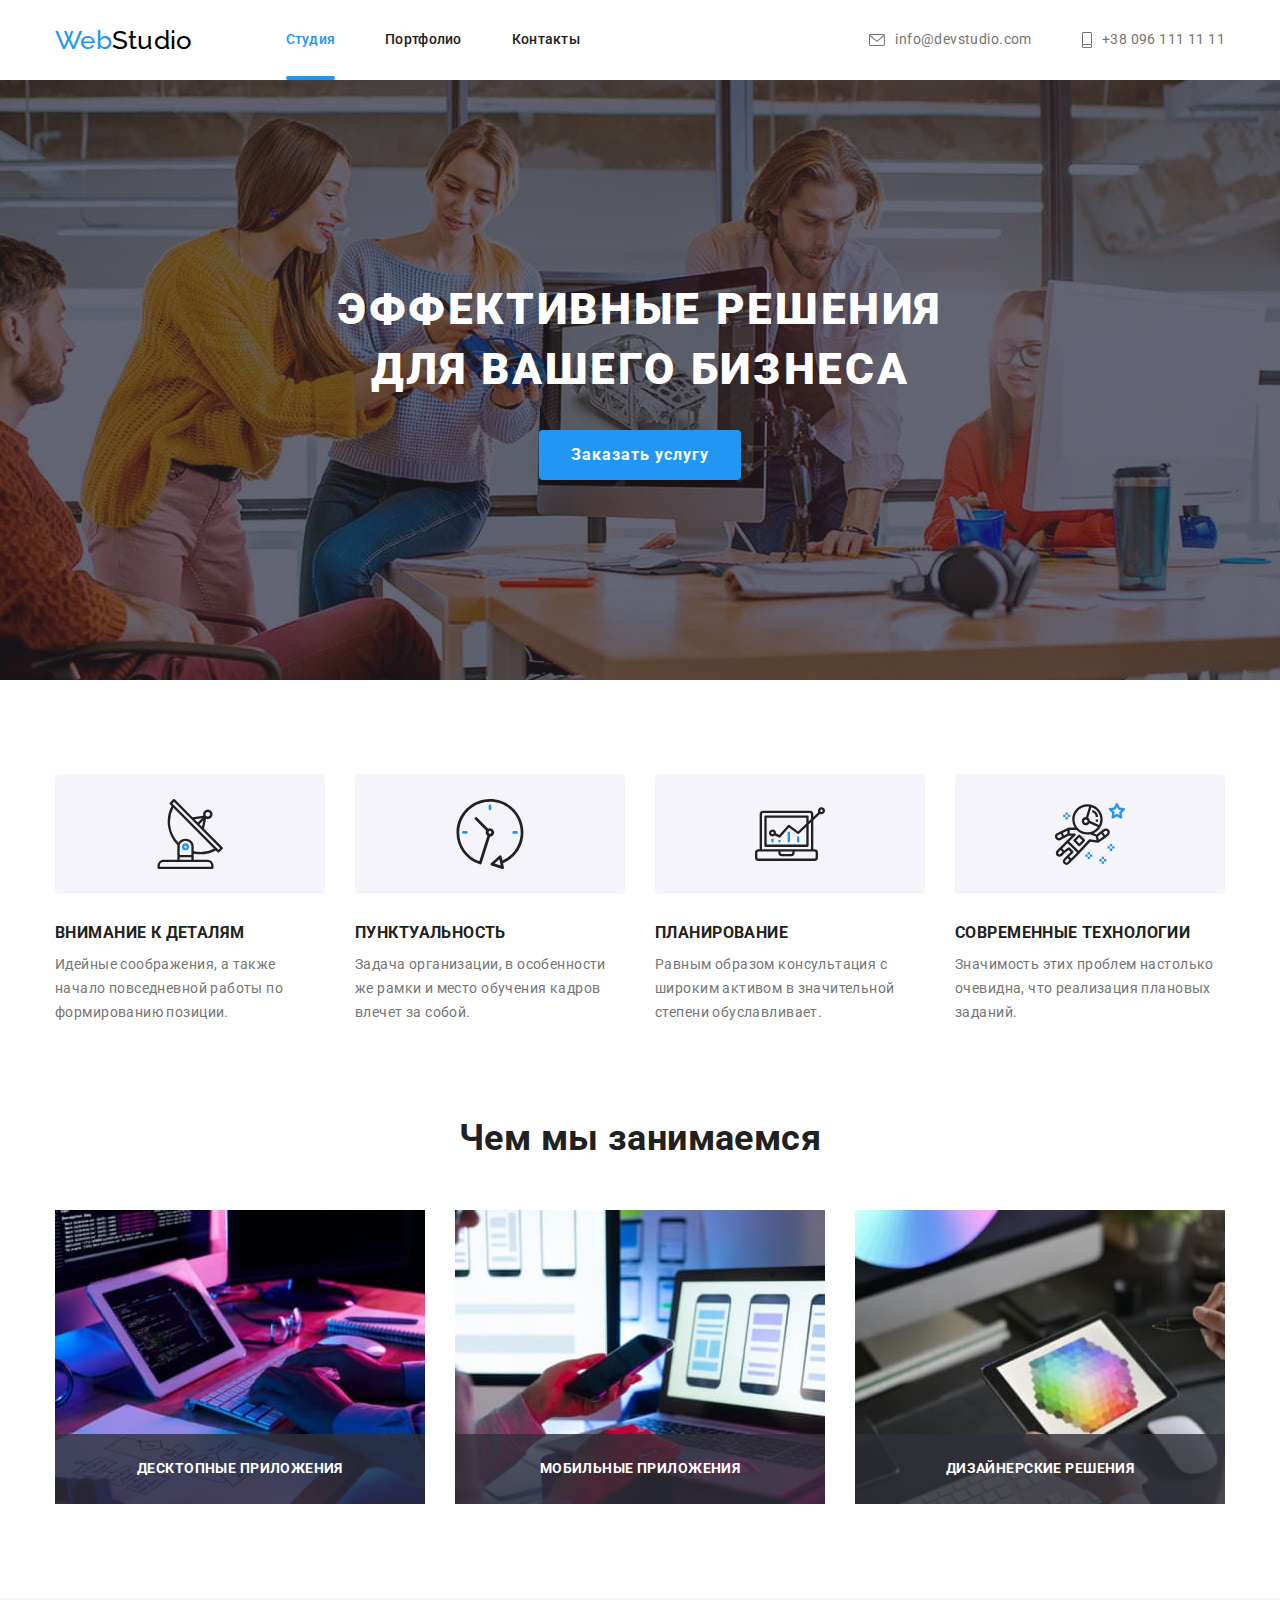
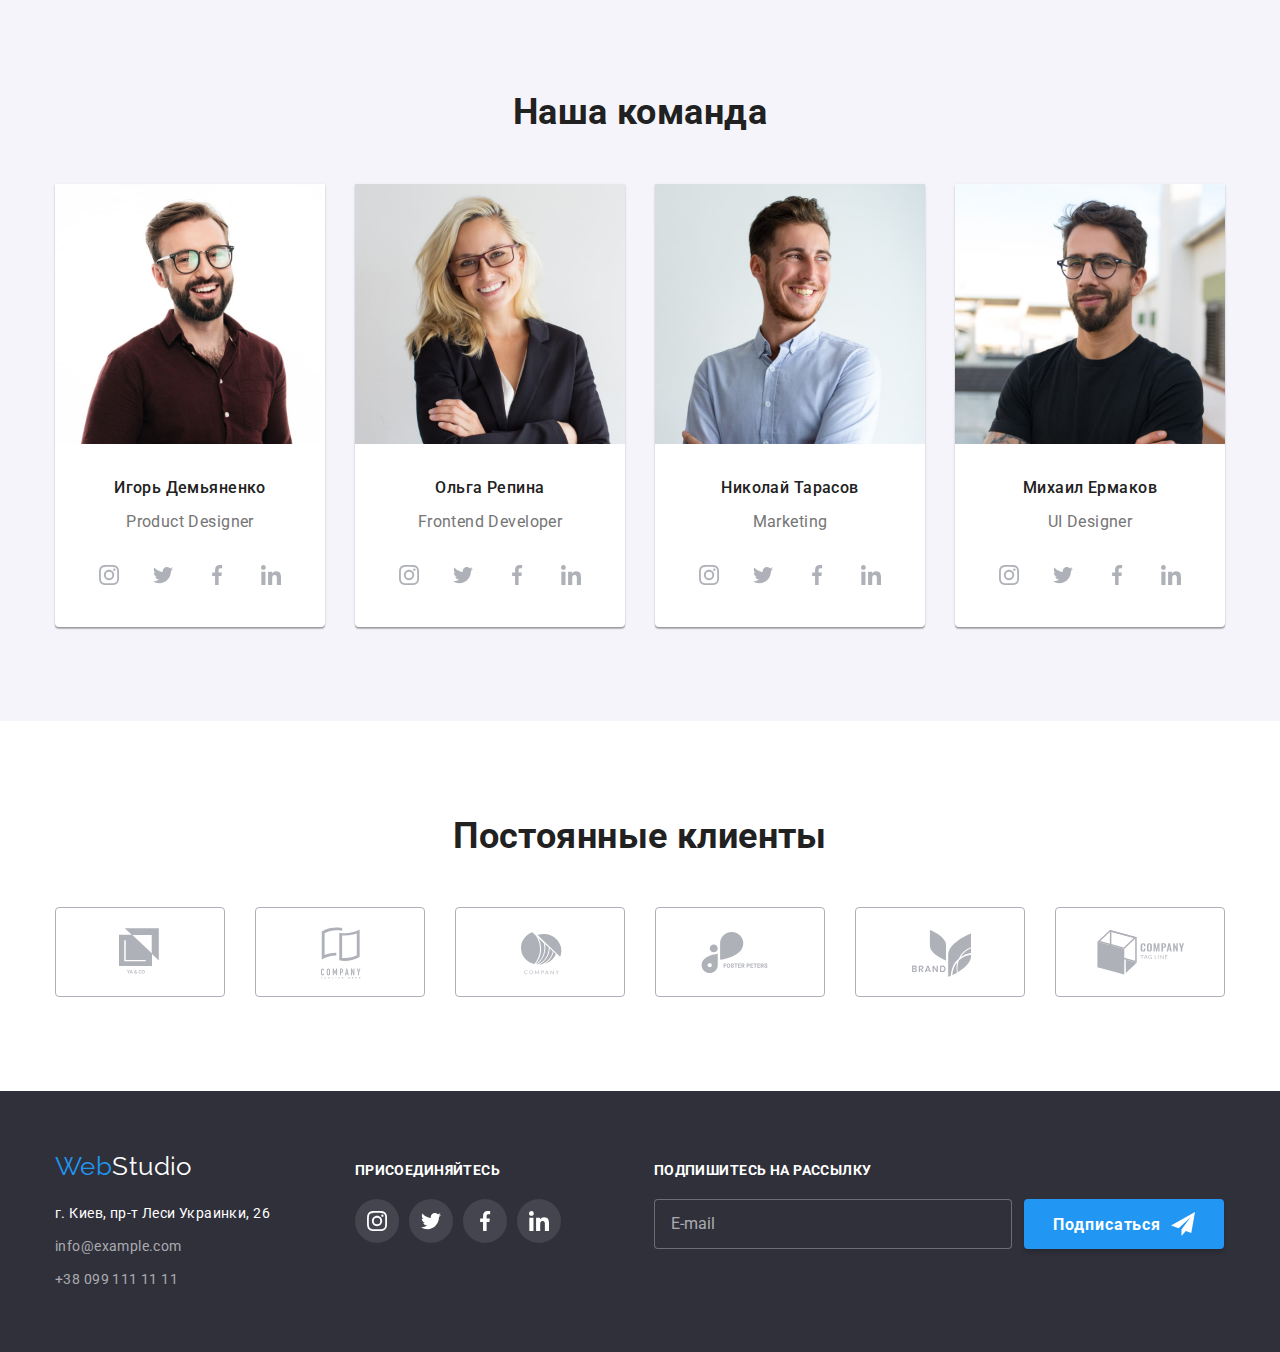
<file: index.html>
<!DOCTYPE html>
<html lang="ru">
<head>
    <meta charset="UTF-8">
    <meta name="viewport" content="width=device-width, initial-scale=1.0">
    <title>Document</title>
    <link rel="stylesheet" href="https://cdnjs.cloudflare.com/ajax/libs/modern-normalize/1.0.0/modern-normalize.min.css">
    <link rel="preconnect" href="https://fonts.gstatic.com">
    <link href="https://fonts.googleapis.com/css2?family=Raleway:wght@700&family=Roboto:wght@400;500;700;900&display=swap"
    rel="stylesheet">
    <link rel="stylesheet" href="./css/main.min.css">
</head>
<body>
    <!--Шапка сайта-->
    <header>
        <div class="container header__div">
          <nav class="nav">
            <a class="logo" href="./index.html">
                Web<span class="header__logo--black">Studio</span></a>
            <ul class="list nav__list">
                <li class="nav__item"><a class="nav__link current" href="./index.html">Студия</a></li>
                <li class="nav__item"><a class="nav__link" href="./portfolio.html">Портфолио</a></li>
                <li class="nav__item"><a class="nav__link" href="">Контакты</a></li>
            </ul>
          </nav>
          <ul class="list contacts__list">
            <li class="contacts__item">
                <a class="contacts__link" href="mailto:info@devstudio.com">
                    <svg class="contacts__svg-mail">
                        <use href="./images/symbol-defs.svg#icon-envelope"></use>
                    </svg>
                    info@devstudio.com</a>
            </li>
            <li class="contacts__item">
                <a class="contacts__link" href="tel:+380961111111">
                    <svg class="contacts__svg-tel">
                        <use href="./images/symbol-defs.svg#icon-mobile"></use>
                    </svg>
                    +38 096 111 11 11</a>
            </li>
          </ul>
        </div>
    </header>

    <main>
<!--Герой-->
        <section class="hero overlay"> 
                <h1 class="hero__title">Эффективные решения для вашего бизнеса</h1>
                
                <button data-modal-open class="hero__button">Заказать услугу</button>  
                
        </section>

        <!--Особенности-->
        <section class="features">
            <div class="container">
            <h2 class="visually-hidden">Особенности компании</h2>
            <ul class="list features__list">
                <li class="features__item">
                    <div class="features__block">
                        <svg class="features__svg">
                            <use href="./images/symbol-defs.svg#icon-Group"></use>
                        </svg>
                    </div>
                        <h3 class="features__title">Внимание к деталям</h3>
                            <p class="features__description">Идейные соображения, а также начало повседневной работы по формированию позиции.</p>
                </li>
                <li class="features__item">
                    <div class="features__block">
                        <svg class="features__svg">
                            <use href="./images/symbol-defs.svg#icon-clock-1"></use>
                        </svg>
                    </div>
                    <h3 class="features__title">Пунктуальность</h3>
                        <p class="features__description">Задача организации, в особенности же рамки и место обучения кадров влечет за собой.</p>
                </li>
                <li class="features__item">
                    <div class="features__block">
                        <svg class="features__svg">
                            <use href="./images/symbol-defs.svg#icon-diagram-1"></use>
                        </svg>
                    </div>
                    <h3 class="features__title">Планирование</h3>
                    <p class="features__description">Равным образом консультация с широким активом в значительной степени обуславливает.</p>
                </li>
                <li class="features__item">
                      <div class="features__block">
                        <svg class="features__svg">
                            <use href="./images/symbol-defs.svg#icon-astronaut-1"></use>
                        </svg>
                    </div>  
                    <h3 class="features__title">Современные технологии</h3>
                    <p class="features__description">Значимость этих проблем настолько очевидна, что реализация плановых заданий.</p>
                </li>
            </ul>
            </div>
        </section>
        
        <!--примеры работ-->
        <section class="works">
            <div class="container">
                <h2 class="title__section">Чем мы занимаемся</h2>
                    <ul class="list works__list">
                    <li class="works__item">                       
                        <img src="./images/comp.jpg" alt="работа на компьютере" width="370" height="294">
                        <div class="works__text">
                            <p>ДЕСКТОПНЫЕ ПРИЛОЖЕНИЯ</p>
                        </div>
                    </li>
                    <li class="works__item">                  
                        <img src="./images/smart.jpg" alt="работа на смартфоне" width="370" height="294"> 
                        <div class="works__text">
                            <p>МОБИЛЬНЫЕ ПРИЛОЖЕНИЯ</p>
                        </div>                      
                    </li>
                    <li class="works__item">                      
                        <img src="./images/tablet.jpg" alt="работа на планшете" width="370" height="294">
                        <div class="works__text">
                            <p>ДИЗАЙНЕРСКИЕ РЕШЕНИЯ</p>
                        </div>               
                    </li>
                 </ul>
            </div>
        </section>
<!--Состав команды-->
        <section class="team">
            <div class="container">
                <h2 class="title__section">Наша команда</h2>
                <ul class="list team__list">
                    <li class="team__item"> 
                        <img src="./images/Igor.jpg" alt="фото Игоря Демьяненко" width="270" height="260">
                        <div> 
                            <h3 class="team__name">Игорь Демьяненко</h3>
                            <p class="team__skill">Product Designer</p>
                            <ul class="list team__social-list">
                                <li class="team__social-item">
                                    <a class="team__social-link" href="">
                                        <svg class="team__social-svg">
                                            <use href="./images/symbol-defs.svg#icon-instagram-2"></use>
                                        </svg>
                                    </a>
                                </li>
                                <li class="team__social-item">
                                    <a class="team__social-link" href="">
                                        <svg class="team__social-svg">
                                            <use href="./images/symbol-defs.svg#icon-twitter-1"></use>
                                        </svg>
                                    </a>
                                </li>
                                <li class="team__social-item">
                                    <a class="team__social-link" href="">
                                        <svg class="team__social-svg">
                                            <use href="./images/symbol-defs.svg#icon-facebook-1"></use>
                                        </svg>
                                    </a>
                                </li>
                                <li class="team__social-item">
                                    <a class="team__social-link" href="">
                                        <svg class="team__social-svg">
                                            <use href="./images/symbol-defs.svg#icon-linkedin-1"></use>
                                        </svg>
                                    </a>
                                </li>
                            </ul>
                        </div>
                    </li>
                    <li class="team__item">               
                        <img src="./images/Olga.jpg" alt="фото Ольги Репиной" width="270" height="260">
                         <div>
                            <h3 class="team__name">Ольга Репина</h3>
                            <p class="team__skill">Frontend Developer</p>
                           <ul class="list team__social-list">
                                <li class="team__social-item">
                                    <a class="team__social-link" href="">
                                        <svg class="team__social-svg">
                                            <use href="./images/symbol-defs.svg#icon-instagram-2"></use>
                                        </svg>
                                    </a>
                                </li>
                                <li class="team__social-item">
                                    <a class="team__social-link" href="">
                                        <svg class="team__social-svg">
                                            <use href="./images/symbol-defs.svg#icon-twitter-1"></use>
                                        </svg>
                                    </a>
                                </li>
                                <li class="team__social-item">
                                    <a class="team__social-link" href="">
                                        <svg class="team__social-svg">
                                            <use href="./images/symbol-defs.svg#icon-facebook-1"></use>
                                        </svg>
                                    </a>
                                </li>
                                <li class="team__social-item">
                                    <a class="team__social-link" href="">
                                        <svg class="team__social-svg">
                                            <use href="./images/symbol-defs.svg#icon-linkedin-1"></use>
                                        </svg>
                                    </a>
                                </li>
                           </ul> 
                        </div>
                    </li>
                    <li class="team__item">
                        <img src="./images/Nikolay.jpg" alt="фото Николая Тарасова" width="270" height="260">
                        <div>
                            <h3 class="team__name">Николай Тарасов</h3>
                            <p class="team__skill">Marketing</p>
                            <ul class="list team__social-list">
                                <li class="team__social-item">
                                    <a class="team__social-link" href="">
                                        <svg class="team__social-svg">
                                            <use href="./images/symbol-defs.svg#icon-instagram-2"></use>
                                        </svg>
                                    </a>
                                </li>
                                <li class="team__social-item">
                                    <a class="team__social-link" href="">
                                        <svg class="team__social-svg">
                                            <use href="./images/symbol-defs.svg#icon-twitter-1"></use>
                                        </svg>
                                    </a>
                                </li>
                                <li class="team__social-item">
                                    <a class="team__social-link" href="">
                                        <svg class="team__social-svg">
                                            <use href="./images/symbol-defs.svg#icon-facebook-1"></use>
                                        </svg>
                                    </a>
                                </li>
                                <li class="team__social-item">
                                    <a class="team__social-link" href="">
                                        <svg class="team__social-svg">
                                            <use href="./images/symbol-defs.svg#icon-linkedin-1"></use>
                                        </svg>
                                    </a>
                                </li>
                            </ul>
                        </div>  
                    </li>
                    <li class="team__item">
                        <img src="./images/Mihail.jpg" alt="фото Михаила Ермакова" width="270" height="260">
                        <div>
                            <h3 class="team__name">Михаил Ермаков</h3>
                            <p class="team__skill">UI Designer</p>
                            <ul class="list team__social-list">
                                <li class="team__social-item">
                                    <a class="team__social-link" href="">
                                        <svg class="team__social-svg">
                                            <use href="./images/symbol-defs.svg#icon-instagram-2"></use>
                                        </svg>
                                    </a>
                                </li>
                                <li class="team__social-item">
                                    <a class="team__social-link" href="">
                                        <svg class="team__social-svg">
                                            <use href="./images/symbol-defs.svg#icon-twitter-1"></use>
                                        </svg>
                                    </a>
                                </li>
                                <li class="team__social-item">
                                    <a class="team__social-link" href="">
                                        <svg class="team__social-svg">
                                            <use href="./images/symbol-defs.svg#icon-facebook-1"></use>
                                        </svg>
                                    </a>
                                </li>
                                <li class="team__social-item">
                                    <a class="team__social-link" href="">
                                        <svg class="team__social-svg">
                                            <use href="./images/symbol-defs.svg#icon-linkedin-1"></use>
                                        </svg>
                                    </a>
                                </li>
                            </ul>
                        </div>
                    </li>
                </ul>
            </div>
        </section >
 <!-- clients -->
        <section class="clients">
            <div class="container">
                <h2 class="clints__title">Постоянные клиенты</h2>
                <ul class="clients__list list">
                    <li class="clients__item">
                            <a class="clients__link" href="">
                                <svg class="clients__svg1">
                                    <use href="./images/symbol-defs.svg#icon-logo-1"></use>
                                </svg>
                            </a>
                    </li>
                    <li class="clients__item">
                            <a class="clients__link" href="">
                                <svg class="clients__svg2">
                                    <use href="./images/symbol-defs.svg#icon-logo-2"></use>
                                </svg>
                            </a>
                    </li>
                    <li class="clients__item">
                            <a class="clients__link" href="">
                                <svg class="clients__svg3">
                                    <use href="./images/symbol-defs.svg#icon-logo-3"></use>
                                </svg>
                            </a>
                    </li>
                    <li class="clients__item">
                            <a class="clients__link" href="">
                                <svg class="clients__svg4">
                                    <use href="./images/symbol-defs.svg#icon-logo-4"></use>
                                </svg>
                            </a>
                    </li>
                    <li class="clients__item">
                            <a class="clients__link" href="">
                                <svg class="clients__svg5">
                                    <use href="./images/symbol-defs.svg#icon-logo-5"></use>
                                </svg>
                            </a>
                    </li>
                    <li class="clients__item">
                            <a class="clients__link" href="">
                                <svg class="clients__svg6">
                                    <use href="./images/symbol-defs.svg#icon-logo-6"></use>
                                </svg>
                            </a>
                    </li>
                </ul>
            </div>
        </section> 
    </main>
<!--футер-->
    <footer class="footer"> 
            <div class="container footer__block">
                <div>
                    <a class="logo footer__logo" href="./index.html">
                     Web<span class="footer__logo--white">Studio</span> 
                    </a>
                    <address class="footer__address">
                     г. Киев, пр-т Леси Украинки, 26
                    </address>
                    <ul class="list">
                    <li class="footer__item">
                        <a class="footer__contacts" href="mailto:info@example.com">info@example.com</a>
                    </li>
                    <li class="footer__item">
                        <a class="footer__contacts" href="tel:+380991111111">+38 099 111 11 11</a>
                    </li>
                    </ul>
                </div>
                <div class="footer__container-link">
                    <p class="footer__appeal">ПРИСОЕДИНЯЙТЕСЬ</p>
                    <ul class="list footer__list-svg">
                        <li class="footer__mess">
                            <a class="footer__list-link" href="">
                                <svg class="footer__svg">
                                    <use href="./images/symbol-defs.svg#icon-instagram-2"></use>
                                </svg>
                            </a>
                        </li>
                        <li class="footer__mess">
                            <a class="footer__list-link" href="">
                                <svg class="footer__svg">
                                    <use href="./images/symbol-defs.svg#icon-twitter-1"></use>
                                </svg>
                            </a>
                        </li>
                        <li class="footer__mess">
                            <a class="footer__list-link" href="">
                                <svg class="footer__svg">
                                    <use href="./images/symbol-defs.svg#icon-facebook-1"></use>
                                </svg>
                            </a>
                        </li>
                        <li class="footer__mess">
                            <a class="footer__list-link" href="">
                                <svg class="footer__svg">
                                    <use href="./images/symbol-defs.svg#icon-linkedin-1"></use>
                                </svg>
                            </a>
                        </li>
                    </ul>
                </div>
                <form class="footer__form">
                    <label>
                        <span class="footer__form-appeal">Подпишитесь на рассылку</span>
                        <input class="footer__form-input" type="email" name="email" placeholder="E-mail" autocomplete="off">
                    </label>
                    <button class="footer__button" type="submit">Подписаться
                        <svg class="footer__form-svg">
                            <use href="./images/symbol-defs.svg#icon-send"></use>
                        </svg>
                    </button>
                </form>
            </div>
    </footer>
    <!-- Modal -->
    <div class="backdrop is-hidden" data-modal>
        <div class="modal">
            <button class="modal__close" data-modal-close>
                <svg class="modal__close-svg">
                    <use href="./images/symbol-defs.svg#icon-close-1"></use>
                </svg>
            </button>
            <form class="modal__form">
                <h2 class="modal__appeal">Оставьте свои данные, мы вам перезвоним</h2>
                <label class="modal__label">
                    <span class="modal__value">Имя</span>
                    <input type="text" name="name" class="modal__input">
                    <svg class="modal__svg">
                            <use href="./images/symbol-defs.svg#icon-person"></use>
                    </svg>
                </label>
                <label class="modal__label">
                    <span class="modal__value">Телефон</span>
                    <input type="tel" name="tel" class="modal__input">
                        <svg class="modal__svg">
                                <use href="./images/symbol-defs.svg#icon-phone"></use>
                        </svg>
                </label>
                <lable class="modal__label">
                    <span class="modal__value">Почта</span>
                    <input type="email" name="email" class="modal__input">
                    <svg class="modal__svg">
                        <use href="./images/symbol-defs.svg#icon-email-black"></use>
                    </svg>
                </lable>
                <label class="modal__label">
                    <span class="modal__value">Комментарий</span>
                    <textarea name="comment" rows="7" placeholder="Введите текст"></textarea>
                </label>
                <input type="checkbox" name="checkbox" class="modal__input-checkbox" id="checkbox">
                <label class="modal__label-checkbox" for="checkbox">
                    <span class="modal__text-checkbox">Соглашаюсь с рассылкой и принимаю&#8287 </span>
                    <a href="">Условия договора</a>
                </label>
                <button type="submit" class="modal__button-submit">
                    <span>Отправить</span>
                </button>
            </form>
        </div>
    </div>
    <script src="./js/modal.js"></script>
</body>
</html>
</file>
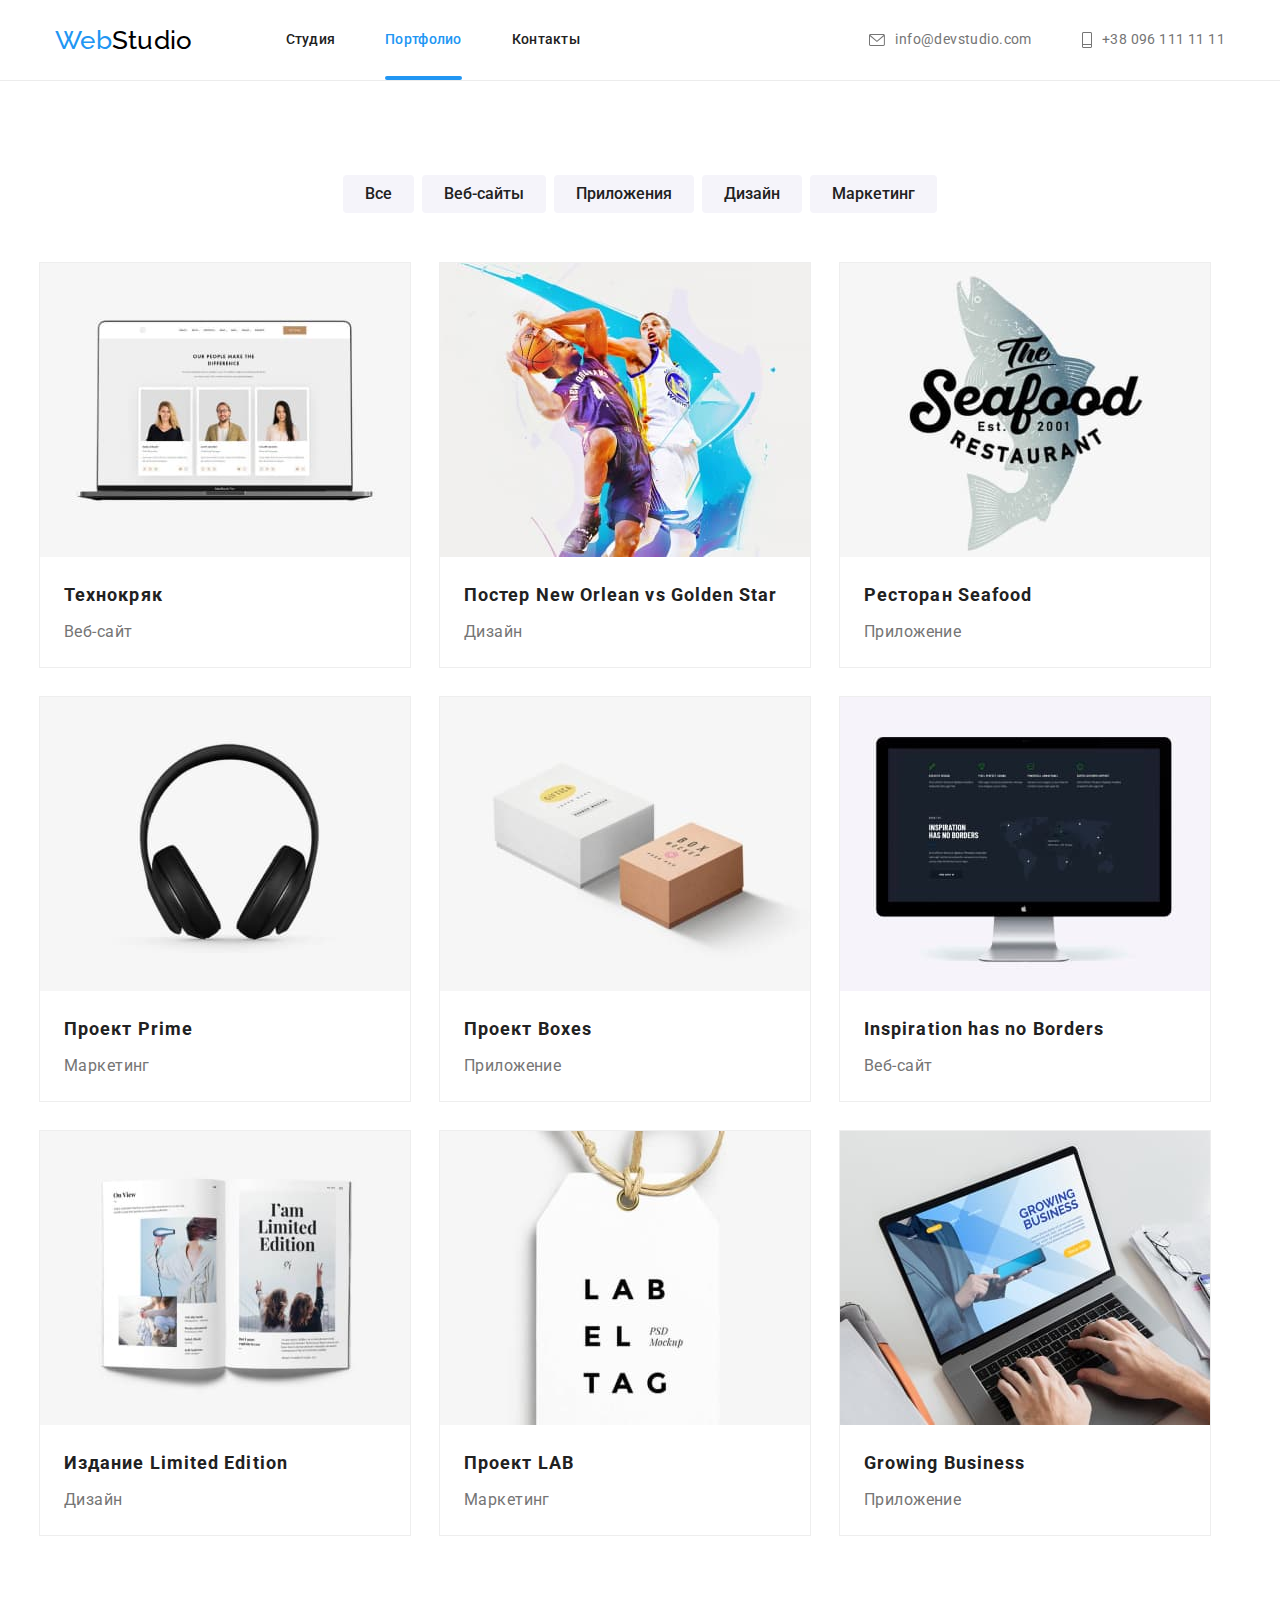
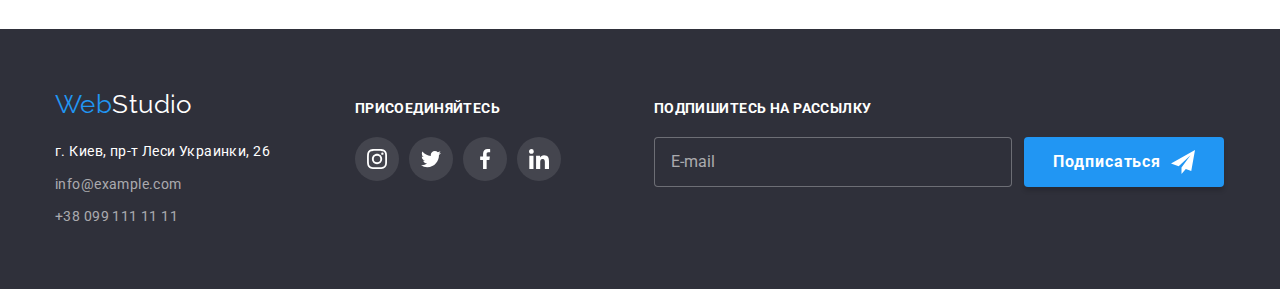
<file: portfolio.html>
<!DOCTYPE html>
<html lang="ru">

<head>
    <meta charset="UTF-8">
    <meta name="viewport" content="width=device-width, initial-scale=1.0">
    <title>Document</title>
    <link rel="stylesheet" href="https://cdnjs.cloudflare.com/ajax/libs/modern-normalize/1.0.0/modern-normalize.min.css">
    <link rel="preconnect" href="https://fonts.gstatic.com">
    <link href="https://fonts.googleapis.com/css2?family=Raleway:wght@700&family=Roboto:wght@400;500;700;900&display=swap"
    rel="stylesheet">
    <link rel="stylesheet" href="./css/main.min.css">
</head>

<body>
    <!--Шапка сайта-->
    <header class="portfolio__header">
        <div class="container header__div">
            <nav class="nav">
                <a class="logo" href="./index.html">
                 Web<span class="header__logo--black">Studio</span>
                </a>
                <ul class="list nav__list">
                <li class="nav__item"><a class="nav__link " href="./index.html">Студия</a></li>
                <li class="nav__item"><a class="nav__link current" href="./portfolio.html">Портфолио</a></li>
                <li class="nav__item"><a class="nav__link " href="">Контакты</a></li>
                </ul>
            </nav>
            <ul class="list contacts__list">
                <li class="contacts__item">
                    <a class="contacts__link" href="mailto:info@devstudio.com">
                        <svg class="contacts__svg-mail">
                            <use href="./images/symbol-defs.svg#icon-envelope"></use>
                        </svg>
                        info@devstudio.com</a>
                </li>
                <li class="contacts__item">
                    <a class="contacts__link" href="tel:+380961111111">
                        <svg class="contacts__svg-tel">
                            <use href="./images/symbol-defs.svg#icon-mobile"></use>
                        </svg>
                        +38 096 111 11 11</a>
                </li>
            </ul>
        </div>
    </header>

    <main>
        <section>
            <div class="container examples__container">
                <h1 class="visually-hidden">Примеры работ</h1>
        <!-- Список кнопок -->
                <ul class="list examples__list-button">
                    <li class="examples__item-button">
                        <button class="examples__button" type="button">Все</button>
                    </li>
                    <li class="examples__item-button">
                        <button class="examples__button" type="button">Веб-сайты</button>
                    </li>
                    <li class="examples__item-button">
                     <button class="examples__button" type="button">Приложения</button>
                    </li>
                    <li class="examples__item-button">
                     <button class="examples__button" type="button">Дизайн</button>
                     </li>
                 <li class="examples__item-button">
                        <button class="examples__button" type="button">Маркетинг</button>
                 </li>
                </ul>
         <!-- Список работ -->
                <ul class="list card__list">
                    <li class="card__item">
                     <a class="card__link" href="">
                        <div class="card__overlay">
                            <img class="card__img" src="./images/Tehno.jpg" alt="страница веб-сайта">
                            <p class="card__overlay-text">Технокряк это современная площадка распространения коронавируса. Компании используют эту платформу для цифрового
                            шпионажа и атак на защищённые сервера конкурентов.</p>
                        </div>
                        <div class="card__info"> 
                             <h2 class="card__title">Технокряк</h2>
                             <p class="card__filter">Веб-сайт</p>
                        </div>
                    </a>
                    </li>
                    <li class="card__item">
                     <a class="card__link" href="">
                        <div class="card__overlay">
                         <img class="card__img" src="./images/poster.jpg" alt="два баскетболиста">
                        <p class="card__overlay-text">Технокряк это современная площадка распространения коронавируса. Компании используют эту платформу для цифрового
                            шпионажа и атак на защищённые сервера конкурентов.</p>
                        </div>
                         <div class="card__info">
                             <h2 class="card__title">Постер 
                             <span lang="en">New Orlean vs Golden Star</span></h2>
                             <p class="card__filter">Дизайн</p>
                            </div>
                     </a>
                    </li>
                    <li class="card__item">
                     <a class="card__link" href="">
                        <div class="card__overlay">
                         <img class="card__img" src="./images/rest.jpg" alt="логотип ресторана">
                        <p class="card__overlay-text">Технокряк это современная площадка распространения коронавируса. Компании используют эту платформу для цифрового
                            шпионажа и атак на защищённые сервера конкурентов.</p>
                        </div>
                         <div class="card__info">
                              <h2 class="card__title">Ресторан   
                              <span lang="en">Seafood</span></h2>
                              <p class="card__filter">Приложение</p>
                          </div>
                     </a>
                    </li>
                    <li class="card__item">
                     <a class="card__link" href="">
                        <div class="card__overlay">
                         <img class="card__img" src="./images/prime.jpg" alt="черные наушники">
                        <p class="card__overlay-text">Технокряк это современная площадка распространения коронавируса. Компании используют эту платформу для цифрового
                            шпионажа и атак на защищённые сервера конкурентов.</p>
                        </div>
                         <div class="card__info">   
                               <h2 class="card__title">Проект 
                              <span lang="en">Prime</span>
                             </h2>
                              <p class="card__filter">Маркетинг</p>
                         </div>
                     </a>
                    </li>
                    <li class="card__item">
                      <a class="card__link" href="">
                        <div class="card__overlay">
                          <img class="card__img" src="./images/boxes.jpg" alt="две коробки">
                        <p class="card__overlay-text">Технокряк это современная площадка распространения коронавируса. Компании используют эту платформу для цифрового
                            шпионажа и атак на защищённые сервера конкурентов.</p>
                        </div>
                          <div class="card__info">
                              <h2 class="card__title">Проект 
                              <span lang="en">Boxes</span>
                             </h2>
                             <p class="card__filter">Приложение</p>
                          </div>
                     </a>
                    </li>
                    <li class="card__item">
                     <a class="card__link" href="">
                        <div class="card__overlay">
                         <img class="card__img" src="./images/mon.jpg" alt="Обзор веб-сайта на мониторе">
                        <p class="card__overlay-text">Технокряк это современная площадка распространения коронавируса. Компании используют эту платформу для цифрового
                            шпионажа и атак на защищённые сервера конкурентов.</p>
                        </div>
                         <div class="card__info">    
                              <h2 class="card__title" lang="en">Inspiration has no Borders</h2>
                              <p class="card__filter">Веб-сайт</p>
                         </div>
                     </a>
                    </li>
                    <li class="card__item">
                     <a class="card__link" href="">
                        <div class="card__overlay">
                          <img class="card__img" src="./images/edition.jpg" alt="открытая книга">
                        <p class="card__overlay-text">Технокряк это современная площадка распространения коронавируса. Компании используют эту платформу для цифрового
                            шпионажа и атак на защищённые сервера конкурентов.</p>
                        </div>
                          <div class="card__info">
                               <h2 class="card__title">Издание 
                              <span lang="en">Limited Edition</span> 
                             </h2>
                                 <p class="card__filter">Дизайн</p>
                         </div>
                     </a>
                    </li>
                    <li class="card__item">
                     <a class="card__link" href="">
                        <div class="card__overlay">
                            <img class="card__img" src="./images/lab.jpg" alt="логотип компании">
                            <p class="card__overlay-text">Технокряк это современная площадка распространения коронавируса. Компании используют эту платформу для цифрового
                            шпионажа и атак на защищённые сервера конкурентов.</p>
                        </div>
                         <div class="card__info">    
                              <h2 class="card__title">Проект 
                             <span lang="en">LAB</span> 
                             </h2>
                                 <p class="card__filter">Маркетинг</p>
                        </div>
                      </a>
                    </li>
                    <li class="card__item">
                     <a class="card__link" href="">
                        <div class="card__overlay">
                          <img class="card__img" src="./images/business.jpg" alt="обзор веб-сайта на ноутбуке">
                          <p class="card__overlay-text">Технокряк это современная площадка распространения коронавируса. Компании используют эту платформу для цифрового
                          шпионажа и атак на защищённые сервера конкурентов.</p>
                        </div>
                        <div class="card__info">    
                             <h2 class="card__title" lang="en">Growing Business</h2>
                              <p class="card__filter">Приложение</p>
                         </div>
                     </a>
                    </li>
                </ul>
            </div>
        </section>
    </main>
    <!--футер-->
    <footer class="footer">
        <div class="container footer__block">
            <div>
                <a class="logo footer__logo" href="./index.html">
                    Web<span class="footer__logo--white">Studio</span>
                </a>
                <address class="footer__address">
                    г. Киев, пр-т Леси Украинки, 26
                </address>
                <ul class="list">
                    <li class="footer__item">
                        <a class="footer__contacts" href="mailto:info@example.com">info@example.com</a>
                    </li>
                    <li class="footer__item">
                        <a class="footer__contacts" href="tel:+380991111111">+38 099 111 11 11</a>
                    </li>
                </ul>
            </div>
            <div class="footer__container-link">
                <p class="footer__appeal">ПРИСОЕДИНЯЙТЕСЬ</p>
                <ul class="list footer__list-svg">
                    <li class="footer__mess">
                        <a class="footer__list-link" href="">
                            <svg class="footer__svg">
                                <use href="./images/symbol-defs.svg#icon-instagram-2"></use>
                            </svg>
                        </a>
                    </li>
                    <li class="footer__mess">
                        <a class="footer__list-link" href="">
                            <svg class="footer__svg">
                                <use href="./images/symbol-defs.svg#icon-twitter-1"></use>
                            </svg>
                        </a>
                    </li>
                    <li class="footer__mess">
                        <a class="footer__list-link" href="">
                            <svg class="footer__svg">
                                <use href="./images/symbol-defs.svg#icon-facebook-1"></use>
                            </svg>
                        </a>
                    </li>
                    <li class="footer__mess">
                        <a class="footer__list-link" href="">
                            <svg class="footer__svg">
                                <use href="./images/symbol-defs.svg#icon-linkedin-1"></use>
                            </svg>
                        </a>
                    </li>
                </ul>
            </div>
            <form class="footer__form">
                <label>
                    <span class="footer__form-appeal">Подпишитесь на рассылку</span>
                    <input class="footer__form-input" type="email" name="email" placeholder="E-mail" autocomplete="off">
                </label>
                <button class="footer__button" type="submit">Подписаться
                    <svg class="footer__form-svg">
                        <use href="./images/symbol-defs.svg#icon-send"></use>
                    </svg>
                </button>
            </form>
        </div>
    </footer>
</body>
</html>
</file>
<file: css/main.min.css>
.header__div,.nav,.contacts__list,.contacts__link,.modal__label-checkbox,.works__text,.footer__button{display:flex;align-items:center}.contacts__link,.modal__input,.team__social-link,.clients__link,.examples__button{transition:250ms cubic-bezier(0.4, 0, 0.2, 1)}body{background-color:#fff;color:#757575;font-family:roboto,sans-serif;font-weight:normal;font-size:14px;line-height:1.14;letter-spacing:0.03em;margin:0%}.visually-hidden{position:absolute;clip:rect(0 0 0 0);width:1px;height:1px;margin:-1px}.list{list-style:none;padding-left:0;padding-right:0;margin-top:0;margin-bottom:0}h2,h3{margin:0;color:#212121}p{margin:0}.container{width:1200px;margin-left:auto;margin-right:auto;padding-left:15px;padding-right:15px}header{border-bottom:1px}.logo{display:block;margin-right:93px;color:#2196f3;font-family:Raleway,sans-serif;font-size:26px;line-height:1.19;text-decoration:none}.header__logo--black{color:#000}.nav{font-weight:500;letter-spacing:0.02em}.nav__list{display:flex}.nav__item{margin-right:50px}.nav__item:last-child{margin-right:0}.nav__link{position:relative;display:block;padding:32px 0;transition:color 250ms cubic-bezier(0.4, 0, 0.2, 1);color:#212121;text-decoration:none}.nav__link:focus,.nav__link:hover{color:#2196f3}.nav__link.current{color:#2196f3}.nav__link.current::after{content:'';position:absolute;left:0;bottom:0;width:100%;height:4px;background-color:#2196f3;border-radius:2px}.contacts__list{margin-left:auto}.contacts__item:first-child{margin-right:50px}.contacts__link{padding:32px 0;transition-property:color, fill;color:#757575;fill:#757575;text-decoration:none}.contacts__link:focus,.contacts__link:hover{color:#2196f3;fill:currentColor}.contacts__svg-mail{margin-right:10px;width:16px;height:12px}.contacts__svg-tel{margin-right:10px;width:10px;height:16px}.overlay{max-width:1600px;height:600px;background-image:linear-gradient(rgba(47,48,58,0.4), rgba(47,48,58,0.4)),url(../images/bg-hero.jpg);background-color:#c4c4c4;background-position:center;margin:0 auto}.hero{padding:200px 0}.hero__title{display:block;margin-right:auto;margin-left:auto;width:696px;margin-top:0;margin-bottom:30px;color:#fff;font-weight:900;font-size:44px;line-height:1.36;letter-spacing:.06em;text-transform:uppercase;text-align:center}.hero__button{display:block;margin-right:auto;margin-left:auto;padding:10px 32px;min-width:200px;border:0;border-radius:4px;box-shadow:0px 4px 4px rgba(0,0,0,0.15);outline:0;background-color:#2196f3;color:#fff;font-weight:bold;font-size:16px;line-height:1.87;letter-spacing:.06em}.backdrop{position:fixed;top:0;left:0;width:100%;height:100%;background-color:rgba(0,0,0,0.2);opacity:1;transition:opacity 250ms cubic-bezier(0.4, 0, 0.2, 1)}.backdrop.is-hidden{opacity:0;pointer-events:none}.backdrop.is-hidden .modal{transform:translate(-50%, -50%) scale(0.7)}.modal{position:absolute;top:50%;left:50%;min-height:581px;min-width:528px;background-color:#fff;box-shadow:0px 1px 3px rgba(0,0,0,0.12),0px 1px 1px rgba(0,0,0,0.14),0px 2px 1px rgba(0,0,0,0.2);border-radius:4px;transform:translate(-50%, -50%) scale(1.1);transition:transform 200ms cubic-bezier(0.4, 0, 0.2, 1)}.modal__close{position:absolute;top:0;right:0;margin-top:8px;margin-right:8px;padding:0px;transition-property:fill;transition:fill 250ms cubic-bezier(0.4, 0, 0.2, 1);background-color:#fff;border:0px}.modal__close:hover,.modal__close:focus{fill:#2196f3;cursor:pointer;outline:0}.modal__close-svg{width:30px;height:30px}.modal__form{padding:40px}.modal__appeal{display:block;margin-bottom:12px;font-weight:bold;font-size:20px;line-height:1.15;color:#000}.modal__label{display:flex;flex-direction:column;position:relative}.modal__value{margin-bottom:4px;font-size:12px;line-height:1.17;letter-spacing:0.01em;color:#757575}.modal__input{margin-bottom:10px;height:40px;padding-left:42px;border:1px solid rgba(33,33,33,0.2);border-radius:4px}.modal__input:hover,.modal__input:focus{border:1px solid #2196f3;outline:0;cursor:pointer}.modal__svg{width:18px;height:18px;position:absolute;top:29px;left:12px;transition-property:fill;transition:fill 250ms cubic-bezier(0.4, 0, 0.2, 1)}.modal__input:hover+.modal__svg,.modal__input:focus+.modal__svg{fill:#2196f3}.modal__label-checkbox{position:relative}.modal__text-checkbox{margin-left:35px}.modal__input-checkbox{position:absolute;width:1px;height:1px;margin:-1px;border:0;padding:0;clip:rect(0 0 0 0);overflow:hidden}.modal__label-checkbox::after{content:'';position:absolute;display:inline-block;width:16px;height:15px;margin-left:12px;margin-right:8px;border:2px solid #212121;border-radius:2px}.modal__input-checkbox:checked+.modal__label-checkbox::after{border-color:transparent;background-image:url(../images/full-check.svg);background-color:#2196f3;background-size:contain;background-origin:border-box}.modal__input-checkbox:focus+.modal__label-checkbox::after{border:3px solid #212121}.modal__label textarea{resize:none;margin-bottom:20px;padding:12px 16px;border:1px solid rgba(33,33,33,0.2);border-radius:4px}.modal__label textarea:focus{border:1px solid #2196f3;outline:0;cursor:pointer}.modal__label textarea::placeholder{color:rgba(117,117,117,0.5);letter-spacing:0.01em}.modal__label-checkbox a{line-height:1.71;color:#2196f3}.modal__button-submit{display:block;margin-top:30px;margin-left:auto;margin-right:auto;min-width:200px;min-height:50px;background:#2196f3;border-radius:4px;box-shadow:0px 4px 4px rgba(0,0,0,0.15);border:0;transition-property:background;transition:background 250ms cubic-bezier(0.4, 0, 0.2, 1)}.modal__button-submit:hover,.modal__button-submit:focus{background:#188ce8;cursor:pointer;outline:0}.modal__button-submit span{font-weight:bold;font-size:16px;line-height:1.87;letter-spacing:.06em;color:#fff}.features{padding:94px 0}.features__title{margin-bottom:10px;font-weight:bold;text-transform:uppercase}.features__block{display:flex;justify-content:center;margin-bottom:30px;padding:25px 0px;background-color:#f5f4fa;border-radius:4px}.features__svg{width:70px;height:70px}.features__list{display:flex;margin-right:-30px}.features__item{width:270px;margin-right:30px}.features__item:last-child{width:270px;margin-right:0}.features__description{line-height:1.71}.works-container{width:1200px;margin-left:auto;margin-right:auto}.works{padding-bottom:94px}.title__section{margin-bottom:50px;font-weight:bold;font-size:36px;line-height:1.16;text-align:center}.works__list{display:flex}.works__item:first-child{margin-left:0}.works__item{position:relative;height:294px;margin-left:30px}.works__text{position:absolute;left:0;bottom:0;width:100%;height:70px;justify-content:center;background-color:rgba(47,48,58,0.8);color:#fff;font-weight:bold}.team{padding:94px 0;background-color:#f5f4fa}.team__list{display:flex}.team__item{width:270px;margin-right:30px;box-shadow:0px 1px 3px rgba(0,0,0,0.12),0px 1px 1px rgba(0,0,0,0.14),0px 2px 1px rgba(0,0,0,0.2);border-radius:0px 0px 4px 4px;background-color:#fff}.team__item:last-child{margin-right:0}.team__item div{padding:30px 32px;text-align:center}.team__name{margin-bottom:10px;font-weight:500;font-size:16px;line-height:1.19}.team__skill{margin-bottom:16px;font-weight:normal;font-size:16px;line-height:1.9}.team__social-list{display:flex;justify-content:space-between}.team__social-link{display:block;padding:12px;width:44px;height:44px;margin-right:10px;color:#757575;fill:#afb1b8;transition-property:color, fill, background-color, border-radius}.team__social-link:last-child{margin-right:0px}.team__social-link:hover,.team__social-link:focus{background-color:#2196f3;border-radius:50%;color:#fff;fill:currentColor}.team__social-svg{width:20px;height:20px}.clints__title{padding-top:94px;margin-bottom:50px;font-style:normal;font-size:36px;line-height:1.17;text-align:center}.clients__list{display:flex;padding-bottom:94px}.clients__item{margin-right:30px}.clients__item:last-child{margin-right:0px}.clients__link{display:block;width:170px;height:90px;border:1px solid #afb1b8;border-radius:4px;transition-property:color, fill, border;color:#757575;fill:#afb1b8}.clients__link:hover,.clients__link:focus{border:1px solid #2196f3;cursor:pointer;color:#2196f3;fill:#2196f3;cursor:pointer}.clients__svg1{width:44px;height:49px;margin:20px 63px}.clients__svg2{width:40px;height:52px;margin:19px 65px}.clients__svg3{width:41px;height:43px;margin:24px 64px 23px 65px}.clients__svg4{width:80px;height:42px;margin:24px 45px}.clients__svg5{width:59px;height:47px;margin:22px 55px 21px 56px}.clients__svg6{width:88px;height:45px;margin:22px 41px}.portfolio__header{border-bottom:1px solid #ececec}.examples__container{padding:94px 0}.examples__list-button{display:flex;justify-content:center;margin-bottom:50px}.examples__item-button:not(:last-child){margin-right:8px}.examples__button{padding:6px 22px;border:0;border-radius:4px;cursor:pointer;transition-property:background-color, color, box-shadow;background-color:#f5f4fa;color:#212121;font-family:inherit;font-weight:500;font-size:16px;line-height:1.62;text-align:center}.examples__button:focus,.examples__button:hover{background-color:#2196f3;color:#fff;box-shadow:0px 3px 1px rgba(0,0,0,0.1),0px 1px 2px rgba(0,0,0,0.08),0px 2px 2px rgba(0,0,0,0.12)}.card__list{display:flex;flex-wrap:wrap;width:1200px;margin-left:auto;margin-right:auto}.card__item{margin-right:30px;outline:1px solid #eeeeee}.card__item:nth-child(3n+3){margin-right:0}.card__item:nth-child(-n+6){margin-bottom:30px}.card__img{display:block}.card__info{padding:20px 0px 20px 24px}.card__title{margin-bottom:4px;color:#212121;font-weight:bold;font-size:18px;line-height:2;letter-spacing:.06em;text-decoration:none}.card__filter{color:#757575;font-weight:normal;font-size:16px;line-height:1.87;text-decoration:none}.card__link{position:relative;display:block;transition:box-shadow 250ms cubic-bezier(0.4, 0, 0.2, 1);text-decoration:none}.card__link:hover,.card__link:focus{box-shadow:0px 1px 1px rgba(0,0,0,0.12),0px 4px 4px rgba(0,0,0,0.06),1px 4px 6px rgba(0,0,0,0.16)}.card__overlay{position:relative;overflow:hidden}.card__overlay-text{position:absolute;top:0;left:0;display:block;width:370px;height:295px;padding:63px 24px;background-color:rgba(33,150,243,0.9);color:#fff;font-size:18px;line-height:1.55;transform:translateY(100%);transition:transform 250ms cubic-bezier(0.4, 0, 0.2, 1)}.card__link:hover .card__overlay-text,.card__link:focus .card__overlay-text{transform:translateY(0%)}.footer__block{display:flex;align-items:baseline}.footer__logo{display:block;margin-bottom:20px}.footer{padding:60px 0;background-color:#2f303a}.footer__logo--white{color:#fff}.footer__address{display:block;margin-bottom:9px;color:#fff;line-height:1.71;font-style:normal}.footer__item:first-child{margin-bottom:9px}.footer__contacts{display:block;transition:color 250ms cubic-bezier(0.4, 0, 0.2, 1);color:rgba(255,255,255,0.6);line-height:1.71;text-decoration:none}.footer__contacts:focus,.footer__contacts:hover{color:#2196f3}.footer__container-link{margin-left:70px}.footer__appeal{margin-bottom:20px;font-weight:bold;color:#fff}.footer__list-svg{display:flex}.footer__mess{margin-right:10px}.footer__mess:last-child{margin-right:0}.footer__list-link{display:block;width:44px;height:44px;transition:background-color 250ms cubic-bezier(0.4, 0, 0.2, 1);background-color:rgba(255,255,255,0.1);border-radius:50%}.footer__list-link:hover,.footer__list-link:focus{background-color:#2196f3}.footer__svg{width:20px;height:20px;margin:12px;fill:#fff}.footer__form{display:flex;margin-left:93px}.footer__form-appeal{margin-bottom:20px;display:block;font-weight:bold;color:#fff;text-transform:uppercase}.footer__form-input{width:358px;height:50px;padding:15px 0 15px 16px;border:1px solid rgba(255,255,255,0.3);border-radius:4px;background-color:#2f303a;color:#757575}.footer__form-input::placeholder{color:rgba(255,255,255,0.6);font-size:16px;line-height:1.25}.footer__button{width:200px;height:50px;margin-top:36px;margin-left:12px;padding:10px 0 10px 29px;outline:0;border:0px;background-color:#2196f3;box-shadow:0px 4px 4px rgba(0,0,0,0.15);border-radius:4px;color:#fff;font-weight:bold;font-size:16px;line-height:1.87;letter-spacing:.06em;text-align:left}.footer__form-svg{width:24px;height:24px;margin-left:10px;fill:#fff}
/*# sourceMappingURL=main.min.css.map */
</file>
